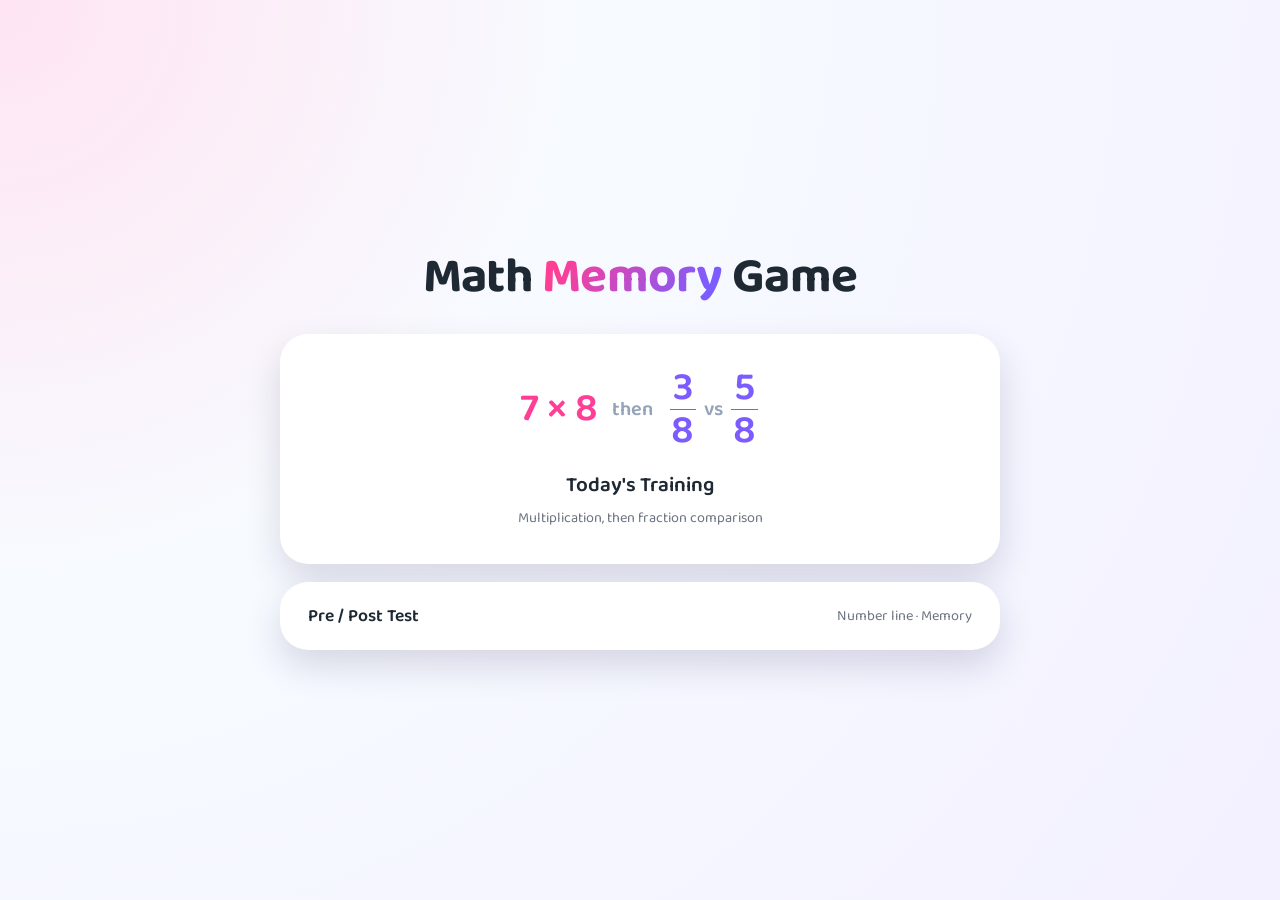
<file: index.html>
<!doctype html>
<html lang="en">
  <head>
    <meta charset="utf-8" />
    <meta name="viewport" content="width=device-width, initial-scale=1" />
    <title>Math Memory Game</title>
    <link rel="preconnect" href="https://fonts.googleapis.com" />
    <link rel="preconnect" href="https://fonts.gstatic.com" crossorigin />
    <link
      href="https://fonts.googleapis.com/css2?family=Baloo+2:wght@400;500;600;700&display=swap"
      rel="stylesheet"
    />
    <link rel="stylesheet" href="./styles.css" />
    <link rel="stylesheet" href="./landing.css" />
  </head>
  <body>
    <main class="home">
      <h1 class="home-title">Math <span class="grad">Memory</span> Game</h1>

      <nav class="home-tasks">
        <a class="tile tile--train tile--hero" href="./training.html">
          <span class="tile-art" aria-hidden="true">
            <span class="tile-art-mult">7 × 8</span>
            <span class="tile-vs">then</span>
            <span class="tile-art-frac">
              <span class="frac"><span class="n">3</span><span class="d">8</span></span>
              <span class="tile-vs">vs</span>
              <span class="frac"><span class="n">5</span><span class="d">8</span></span>
            </span>
          </span>
          <span class="tile-name">Today's Training</span>
          <span class="tile-meta">Multiplication, then fraction comparison</span>
        </a>

        <a class="tile tile--test tile--wide" href="./test.html">
          <span class="tile-name">Pre / Post Test</span>
          <span class="tile-meta">Number line · Memory</span>
        </a>
      </nav>
    </main>
  </body>
</html>
</file>
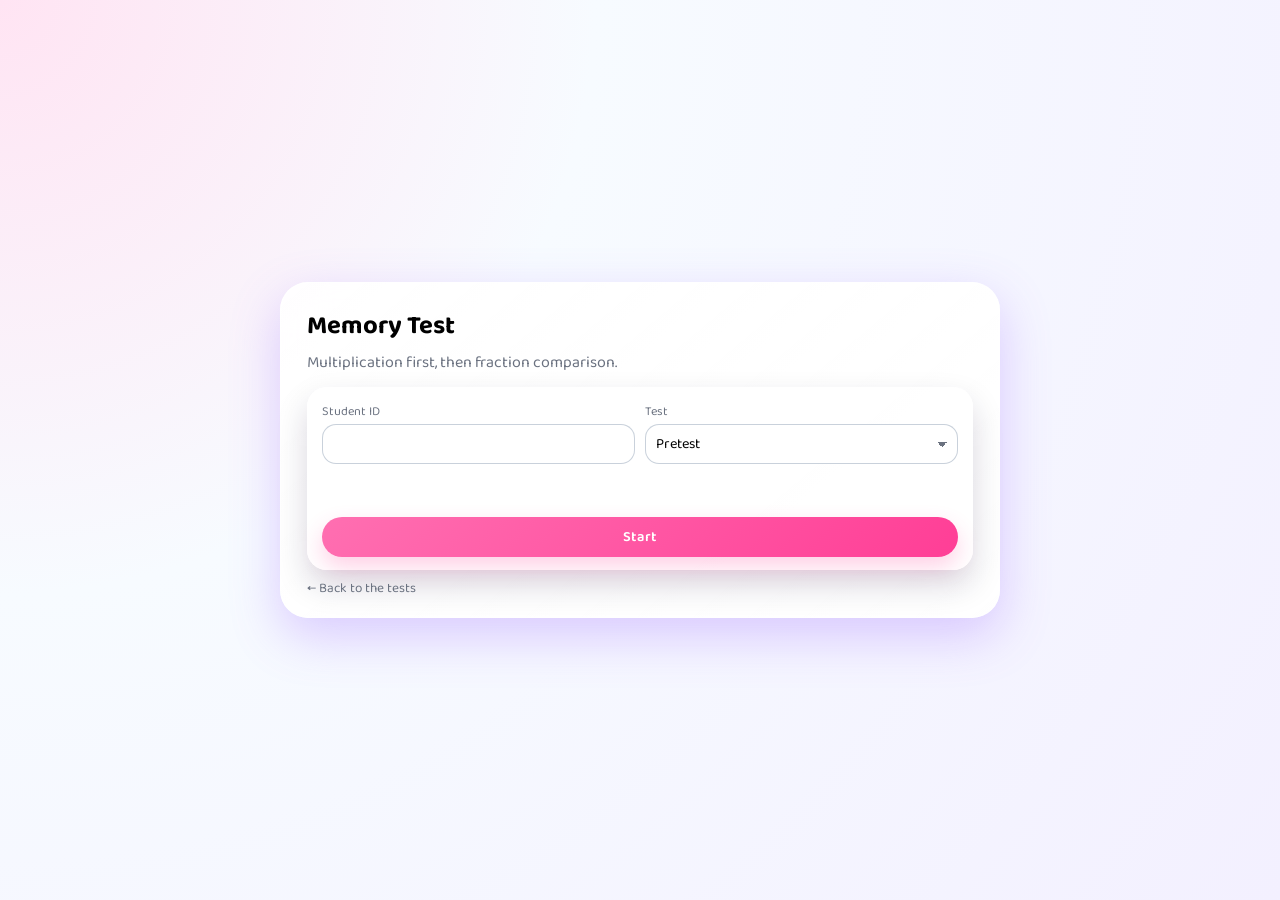
<file: memory-test.html>
<!doctype html>
<html lang="en">
  <head>
    <meta charset="utf-8" />
    <meta name="viewport" content="width=device-width, initial-scale=1" />
    <title>Memory Test</title>
    <link rel="preconnect" href="https://fonts.googleapis.com" />
    <link rel="preconnect" href="https://fonts.gstatic.com" crossorigin />
    <link
      href="https://fonts.googleapis.com/css2?family=Baloo+2:wght@400;500;600;700&display=swap"
      rel="stylesheet"
    />
    <link rel="stylesheet" href="./styles.css" />
    <link rel="stylesheet" href="./task.css" />
  </head>
  <body>
    <div class="app-shell task-shell tone-mult" id="shell">
      <!-- Setup -->
      <section class="screen is-visible" id="screen-setup">
        <header class="screen-header">
          <h1 class="title">Memory Test</h1>
          <p class="subtitle">Multiplication first, then fraction comparison.</p>
        </header>

        <div class="card">
          <div class="field-row">
            <div class="field">
              <label class="label" for="student-id">Student ID</label>
              <input id="student-id" class="input" type="text" maxlength="32" />
            </div>
            <div class="field">
              <label class="label" for="test-point">Test</label>
              <select id="test-point" class="input">
                <option value="pre">Pretest</option>
                <option value="post">Posttest</option>
              </select>
            </div>
          </div>

          <p id="setup-error" class="feedback is-no"></p>
          <button id="btn-start" class="btn primary wide">Start</button>
        </div>

        <p class="upload-status" id="pending-note"></p>
        <p class="note"><a class="back-link" href="./test.html">← Back to the tests</a></p>
      </section>

      <!-- Between parts -->
      <section class="screen" id="screen-bridge">
        <header class="screen-header">
          <h2 class="title-sm" id="bridge-title"></h2>
        </header>
        <div class="card">
          <p id="bridge-text" class="bridge-text"></p>
          <button id="btn-bridge" class="btn primary wide"></button>
        </div>
      </section>

      <!-- Practice and test sets -->
      <section class="screen" id="screen-task">
        <header class="screen-header row">
          <div>
            <h2 class="title-sm" id="task-label"></h2>
            <p class="subtitle" id="task-subtitle"></p>
          </div>
          <div class="header-meta">
            <span class="pill-flat" id="span-readout"></span>
          </div>
        </header>

        <div class="card phase" id="phase-solve">
          <p class="phase-label" id="solve-progress"></p>
          <p class="problem-line" id="solve-prompt"></p>
          <div class="choice-row" id="solve-choices"></div>
          <p class="feedback" id="solve-feedback"></p>
          <p class="guidance" id="solve-guidance" hidden></p>
          <button class="btn primary" id="btn-solve-next" hidden>Next</button>
        </div>

        <div class="card phase" id="phase-recall">
          <p class="phase-label">Recall</p>
          <p class="prompt-sm" id="recall-instruction"></p>
          <div class="slots" id="recall-slots"></div>
          <div class="recall-options" id="recall-options"></div>
          <button class="btn ghost small" id="btn-recall-undo">Undo last</button>
          <p class="guidance" id="recall-guidance" hidden></p>
          <button class="btn primary" id="btn-recall-next" hidden>Next</button>
        </div>

        <div class="card phase" id="phase-pause">
          <p class="prompt">Get ready…</p>
        </div>
      </section>

      <!-- Summary -->
      <section class="screen" id="screen-summary">
        <header class="screen-header">
          <h2 class="title-sm">All done</h2>
          <p class="subtitle">Thank you!</p>
        </header>

        <div class="stat-row stat-row--two">
          <div class="card stat">
            <p class="stat-k">Multiplication · highest span</p>
            <p class="stat-v" id="summary-mult-span">—</p>
            <p class="stat-d" id="summary-mult-detail"></p>
          </div>
          <div class="card stat">
            <p class="stat-k">Fractions · highest span</p>
            <p class="stat-v" id="summary-frac-span">—</p>
            <p class="stat-d" id="summary-frac-detail"></p>
          </div>
        </div>

        <div class="card">
          <p class="note" id="summary-meta"></p>
          <p class="upload-status" id="upload-status-mult"></p>
          <p class="upload-status" id="upload-status-frac"></p>
          <div class="button-row">
            <button id="btn-csv" class="btn primary">Download CSV</button>
            <button id="btn-restart" class="btn ghost">Next student</button>
          </div>
        </div>

        <p class="note"><a class="back-link" href="./test.html">← Back to the tests</a></p>
      </section>
    </div>

    <script src="./config.js"></script>
    <script src="./common.js"></script>
    <script src="./test-bank.js"></script>
    <script src="./memory-test.js"></script>
  </body>
</html>
</file>
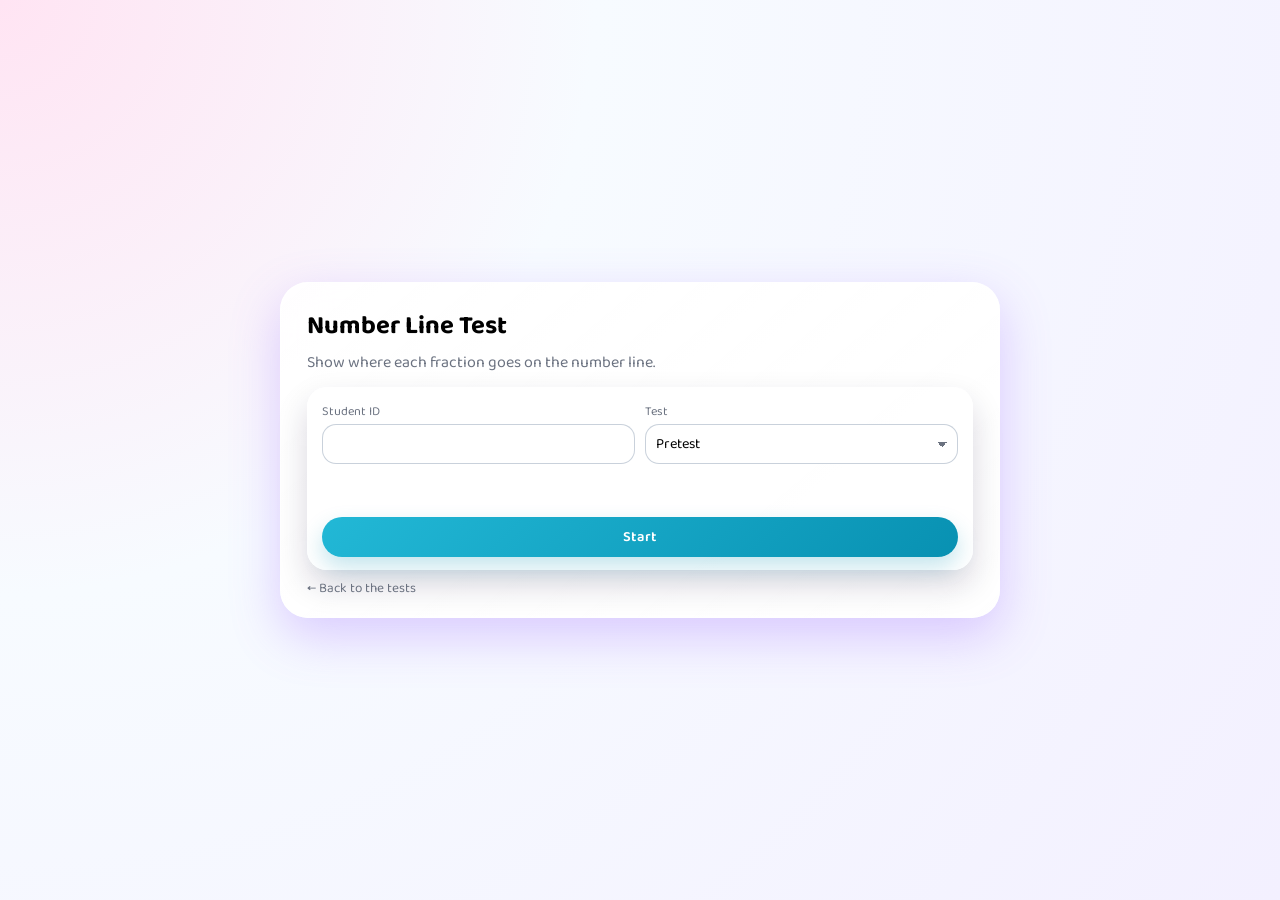
<file: numberline.html>
<!doctype html>
<html lang="en">
  <head>
    <meta charset="utf-8" />
    <meta name="viewport" content="width=device-width, initial-scale=1" />
    <title>Number Line Test</title>
    <link rel="preconnect" href="https://fonts.googleapis.com" />
    <link rel="preconnect" href="https://fonts.gstatic.com" crossorigin />
    <link
      href="https://fonts.googleapis.com/css2?family=Baloo+2:wght@400;500;600;700&display=swap"
      rel="stylesheet"
    />
    <link rel="stylesheet" href="./styles.css" />
    <link rel="stylesheet" href="./task.css" />
  </head>
  <body>
    <div class="app-shell task-shell tone-line">
      <!-- Setup -->
      <section class="screen is-visible" id="screen-setup">
        <header class="screen-header">
          <h1 class="title">Number Line Test</h1>
          <p class="subtitle">Show where each fraction goes on the number line.</p>
        </header>

        <div class="card">
          <div class="field-row">
            <div class="field">
              <label class="label" for="student-id">Student ID</label>
              <input id="student-id" class="input" type="text" maxlength="32" />
            </div>
            <div class="field">
              <label class="label" for="test-point">Test</label>
              <select id="test-point" class="input">
                <option value="pre">Pretest</option>
                <option value="post">Posttest</option>
              </select>
            </div>
          </div>

          <p id="setup-error" class="feedback is-no"></p>
          <button id="btn-start" class="btn primary wide">Start</button>
        </div>

        <p class="upload-status" id="pending-note"></p>
        <p class="note"><a class="back-link" href="./test.html">← Back to the tests</a></p>
      </section>

      <!-- Between blocks -->
      <section class="screen" id="screen-bridge">
        <header class="screen-header">
          <h2 class="title-sm" id="bridge-title"></h2>
        </header>
        <div class="card">
          <p id="bridge-text" class="bridge-text"></p>
          <button id="btn-bridge" class="btn primary wide"></button>
        </div>
      </section>

      <!-- Items -->
      <section class="screen" id="screen-item">
        <header class="screen-header row">
          <div>
            <h2 class="title-sm" id="item-label"></h2>
            <p class="subtitle">Tap the line where the fraction goes. Tap again to move your mark.</p>
          </div>
          <div class="header-meta">
            <span class="pill-flat" id="item-progress"></span>
          </div>
        </header>

        <div class="card nl-card">
          <p class="nl-fraction" id="nl-fraction"></p>

          <div class="nl" id="nl" tabindex="0" role="slider" aria-label="Number line"
               aria-valuemin="0" aria-valuemax="1">
            <div class="nl-track" id="nl-track">
              <div class="nl-line"></div>
              <div class="nl-tick nl-tick--start"></div>
              <div class="nl-tick nl-tick--end"></div>
              <div class="nl-mark" id="nl-mark" hidden></div>
            </div>
            <div class="nl-labels">
              <span>0</span>
              <span id="nl-max">1</span>
            </div>
          </div>

          <button class="btn primary" id="btn-next" disabled>Next</button>
        </div>
      </section>

      <!-- Summary -->
      <section class="screen" id="screen-summary">
        <header class="screen-header">
          <h2 class="title-sm">All done</h2>
          <p class="subtitle">Thank you!</p>
        </header>

        <div class="stat-row">
          <div class="card stat">
            <p class="stat-k">0–1 line · error</p>
            <p class="stat-v" id="summary-pae-01">—</p>
          </div>
          <div class="card stat">
            <p class="stat-k">0–2 line · error</p>
            <p class="stat-v" id="summary-pae-02">—</p>
          </div>
          <div class="card stat">
            <p class="stat-k">Overall · error</p>
            <p class="stat-v" id="summary-pae-all">—</p>
          </div>
        </div>

        <div class="card">
          <p class="note" id="summary-meta"></p>
          <p class="note">
            Error is the percent absolute error: how far each mark was from the true position, as a
            share of the line's length. Lower is better.
          </p>
          <p class="upload-status" id="upload-status"></p>
          <div class="button-row">
            <button id="btn-csv" class="btn primary">Download CSV</button>
            <button id="btn-restart" class="btn ghost">Next student</button>
          </div>
        </div>

        <p class="note"><a class="back-link" href="./test.html">← Back to the tests</a></p>
      </section>
    </div>

    <script src="./config.js"></script>
    <script src="./common.js"></script>
    <script src="./test-bank.js"></script>
    <script src="./numberline.js"></script>
  </body>
</html>
</file>
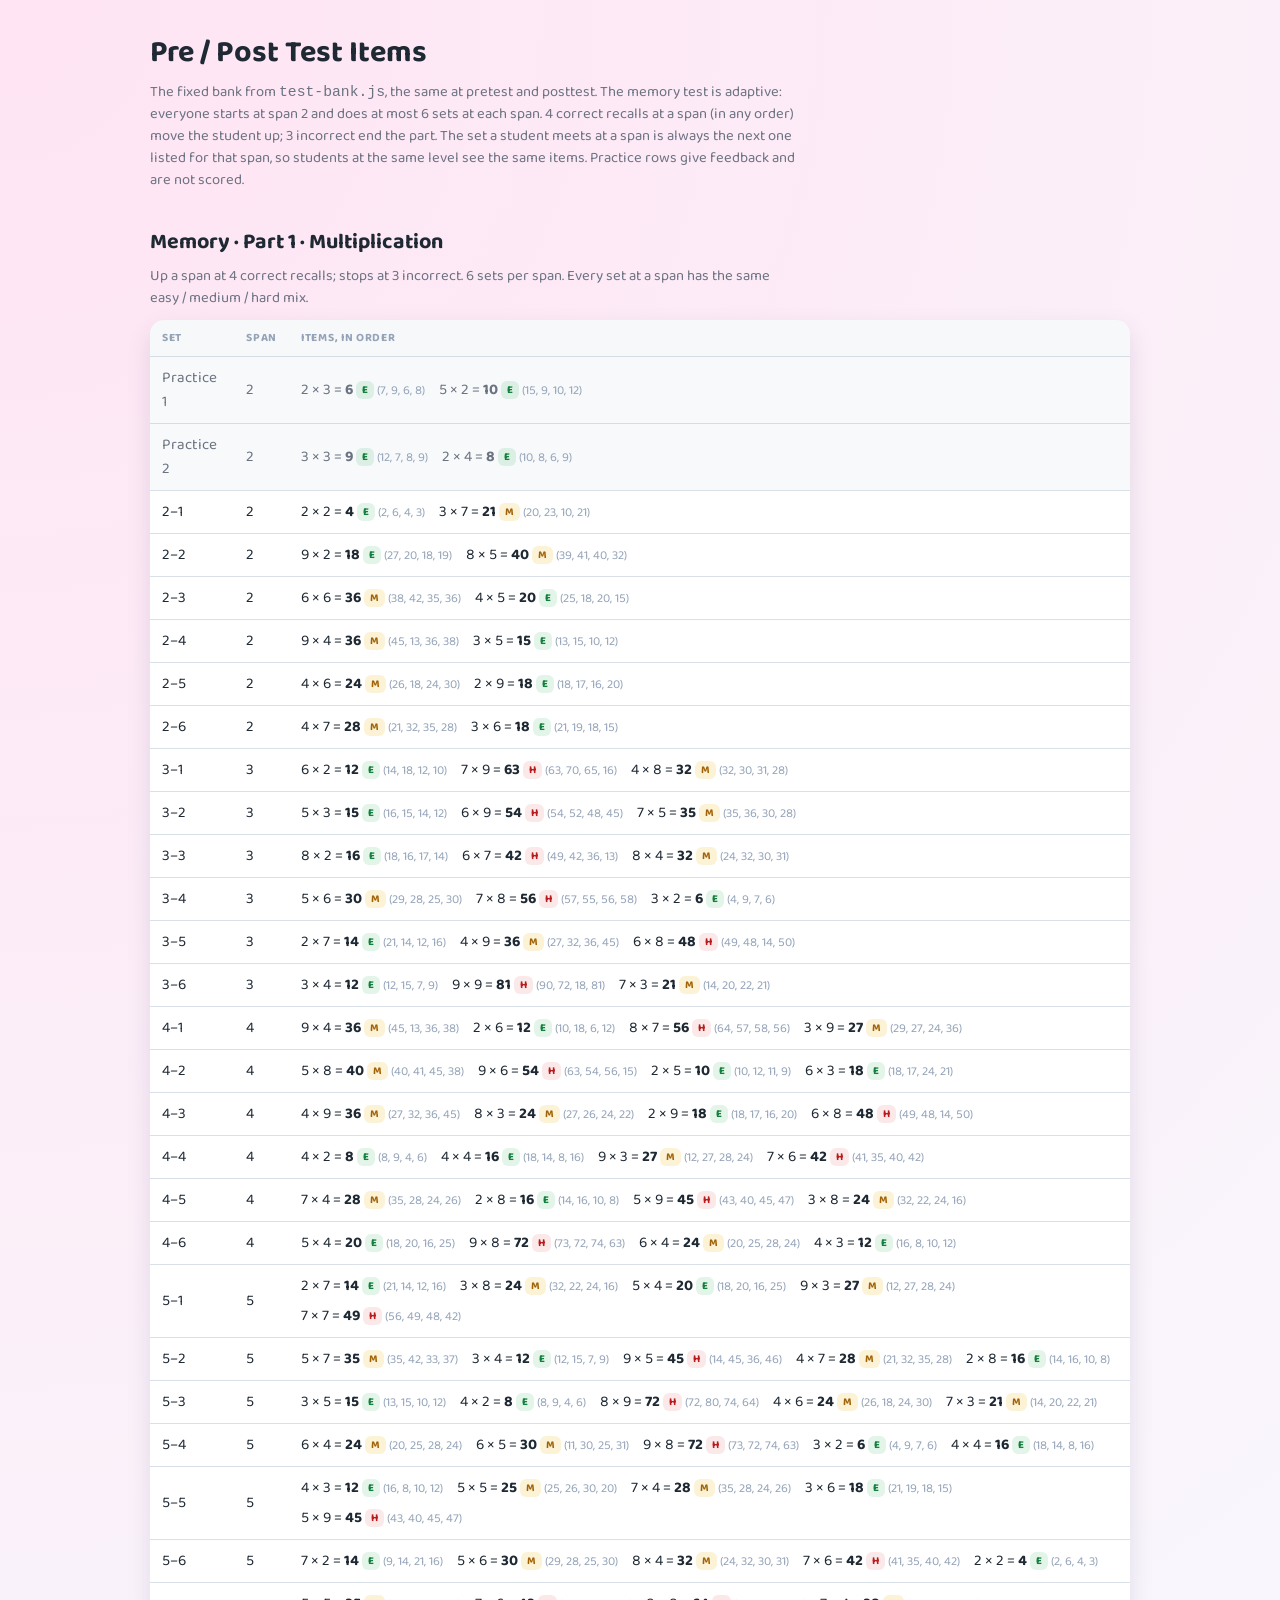
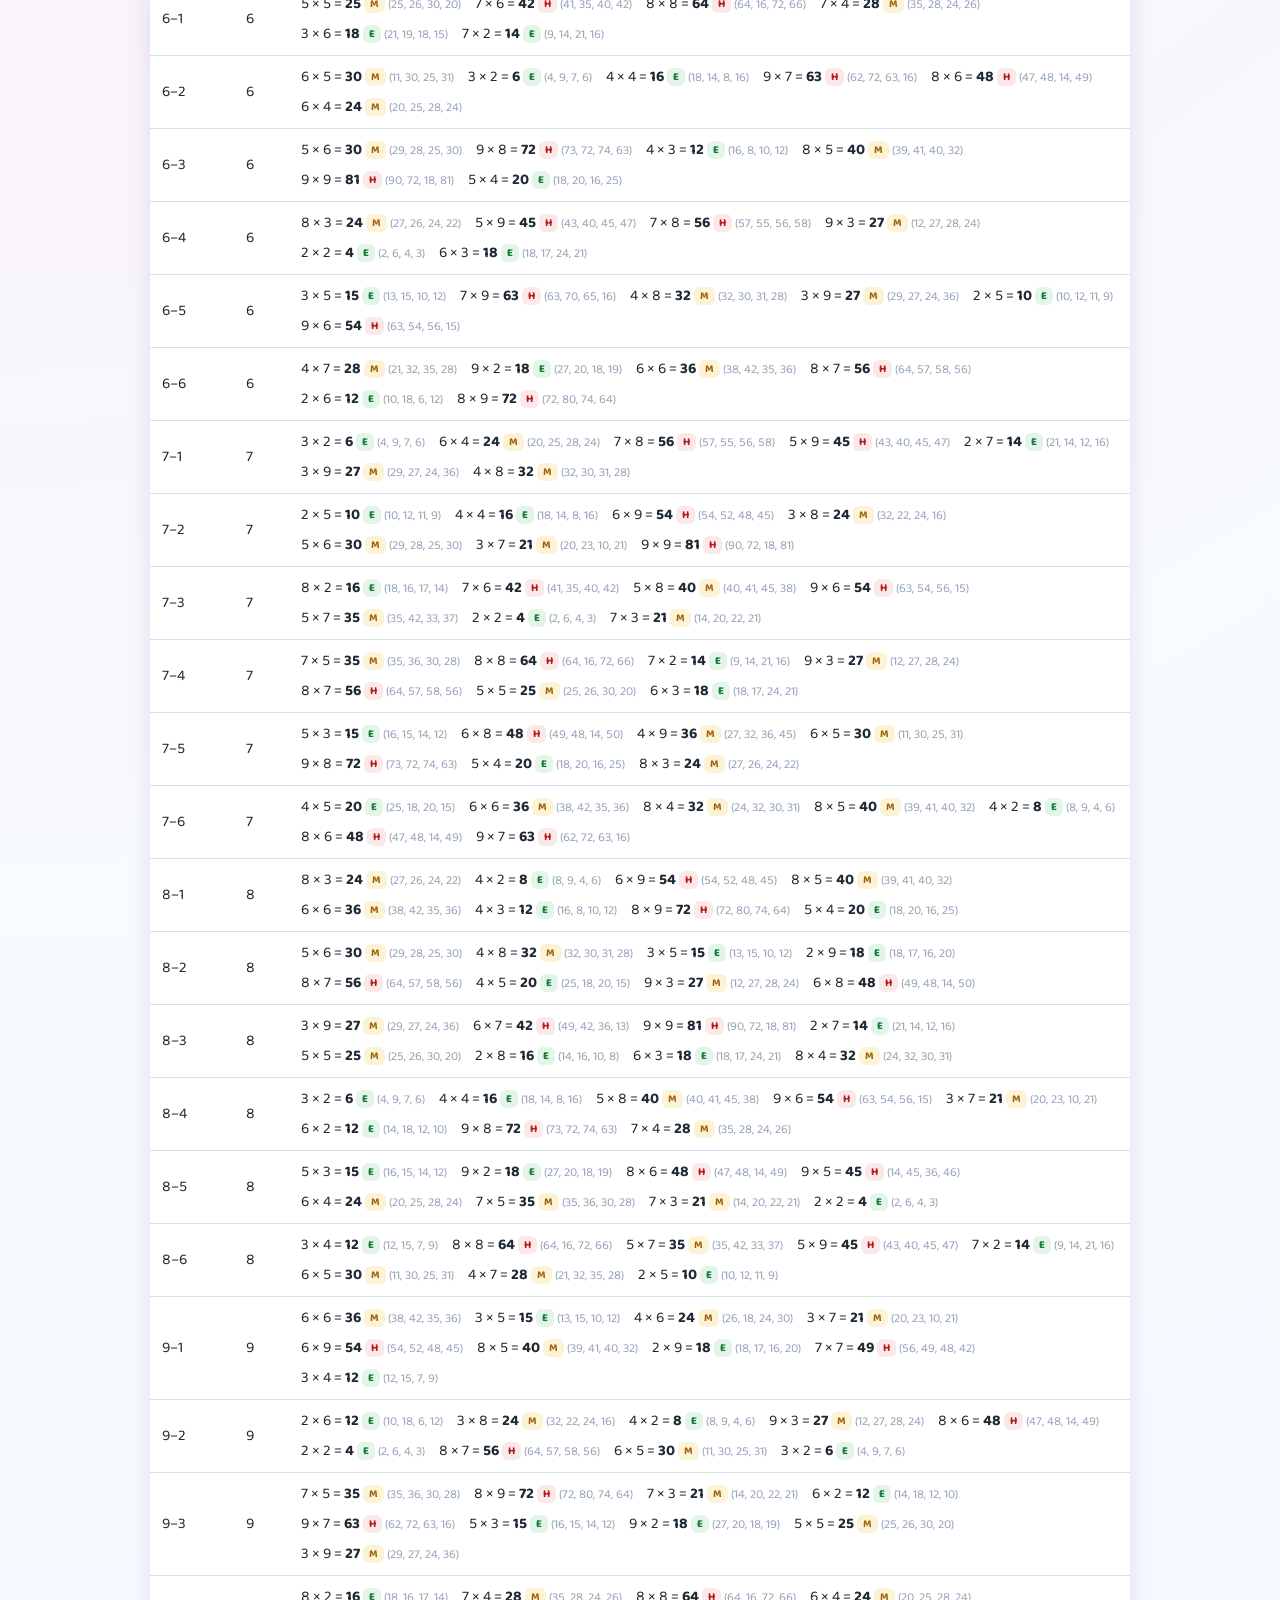
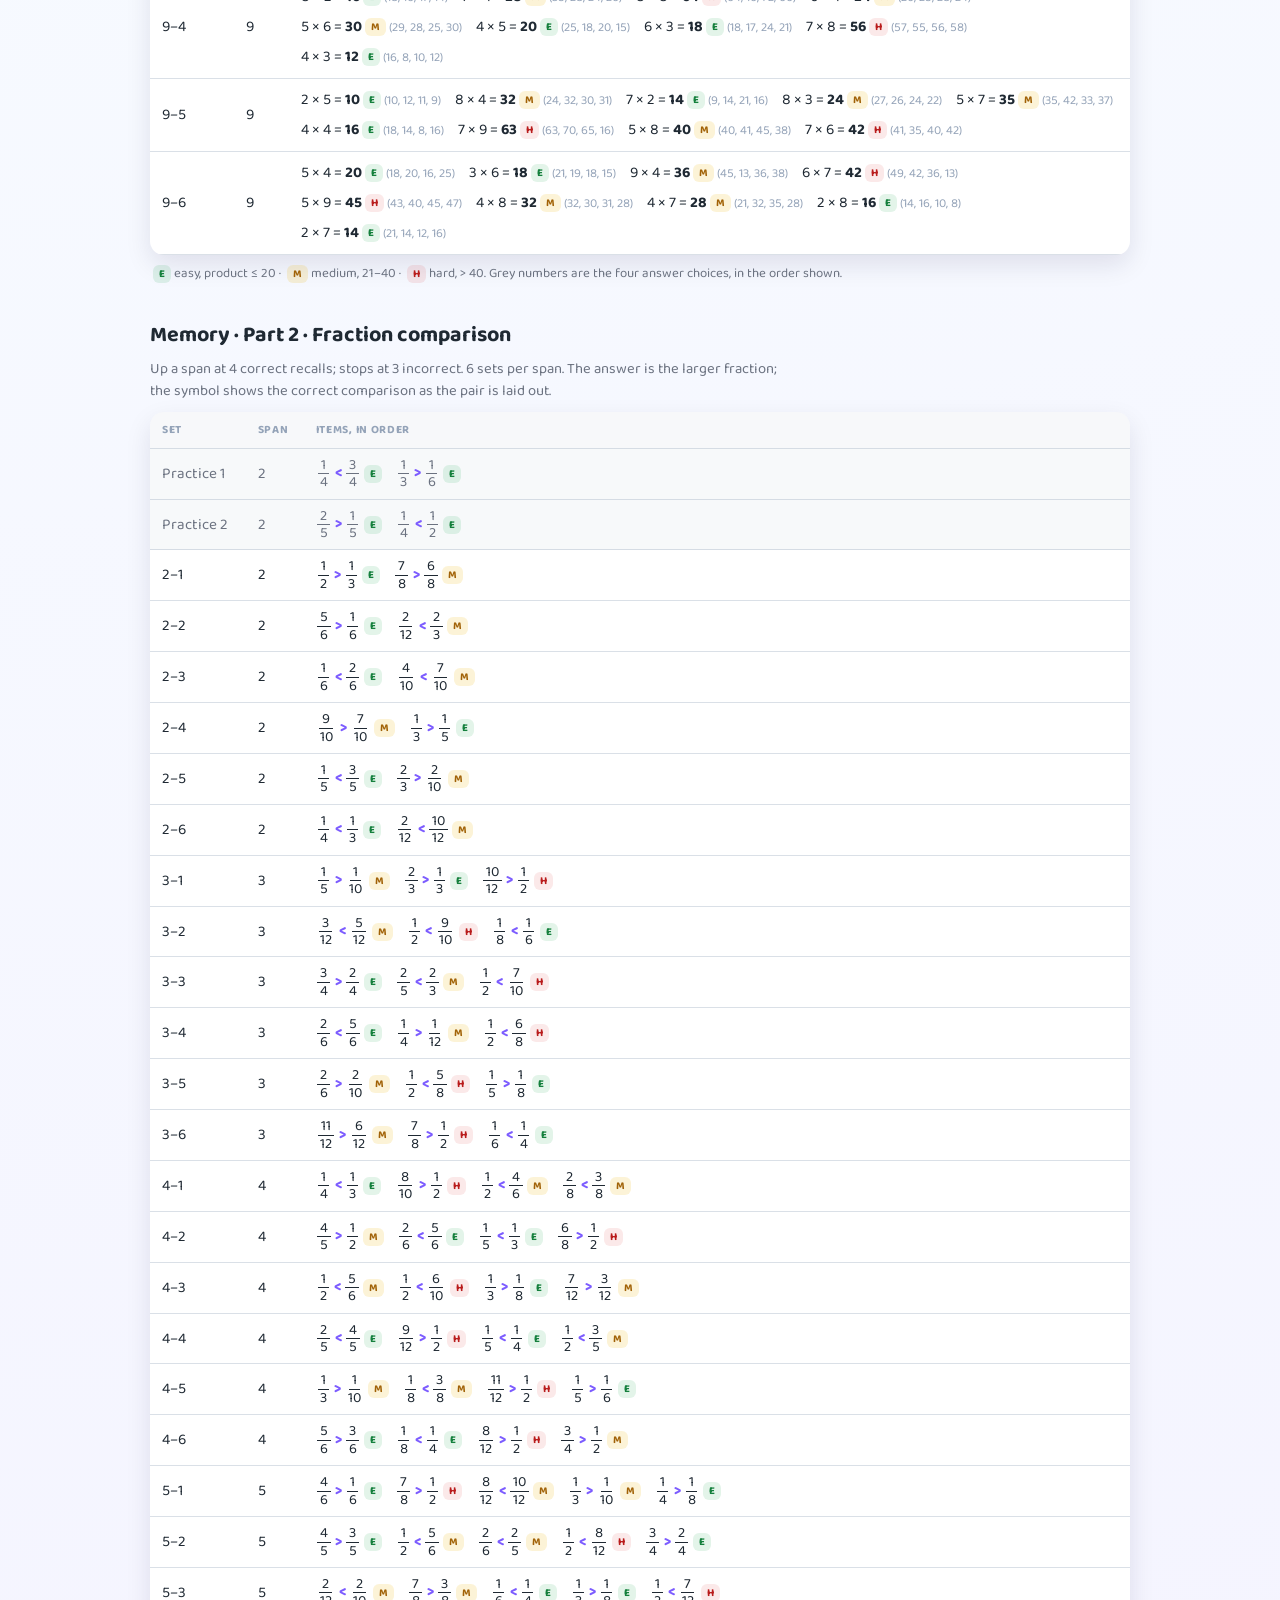
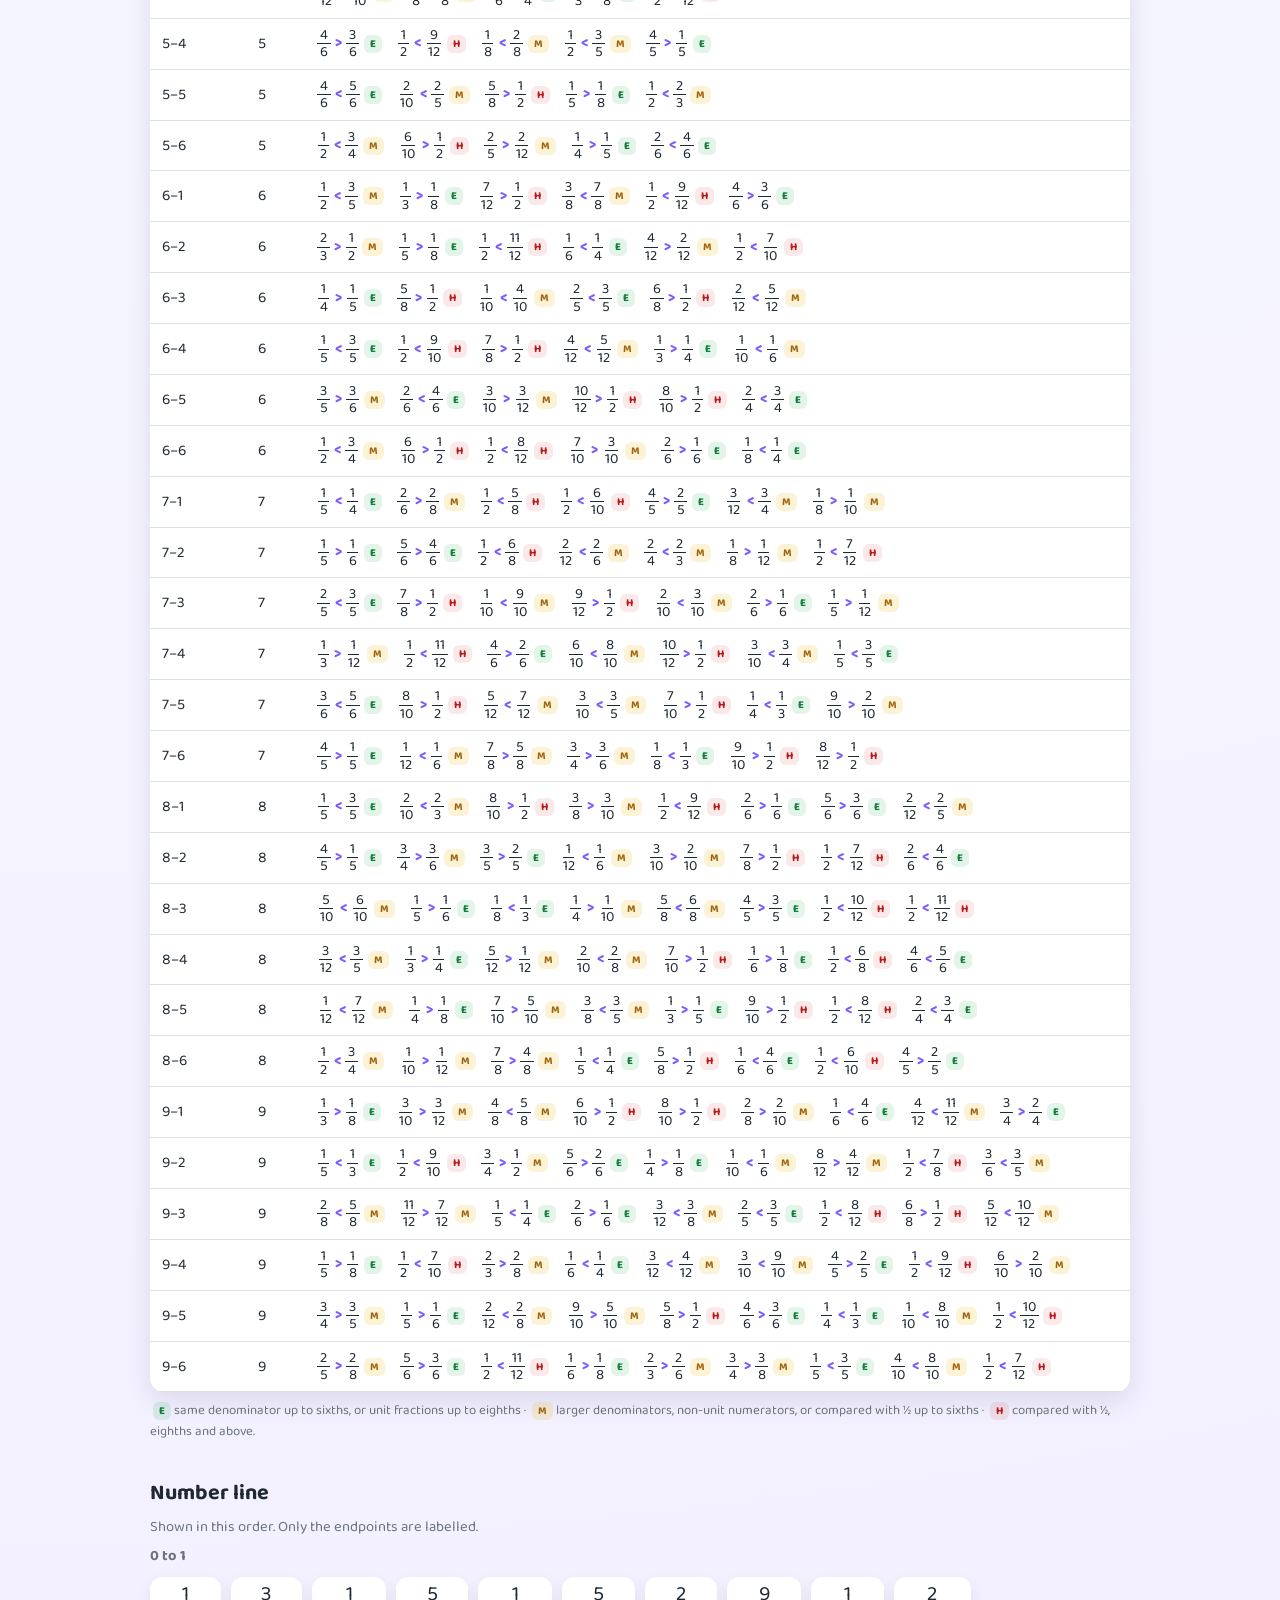
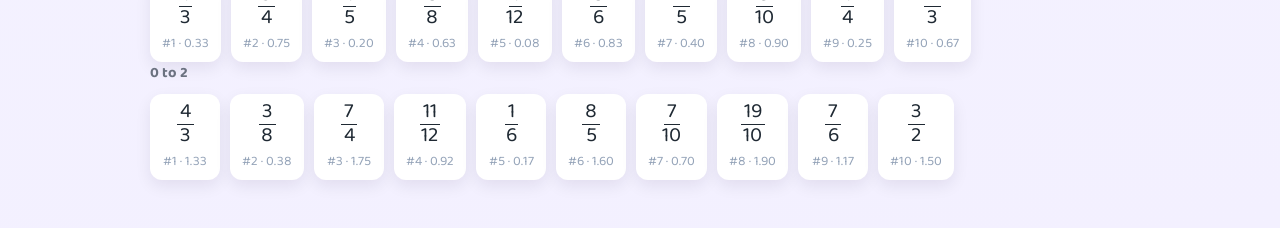
<file: test-items.html>
<!doctype html>
<html lang="en">
  <head>
    <meta charset="utf-8" />
    <meta name="viewport" content="width=device-width, initial-scale=1" />
    <title>Test Items</title>
    <link rel="preconnect" href="https://fonts.googleapis.com" />
    <link rel="preconnect" href="https://fonts.gstatic.com" crossorigin />
    <link
      href="https://fonts.googleapis.com/css2?family=Baloo+2:wght@400;500;600;700&display=swap"
      rel="stylesheet"
    />
    <link rel="stylesheet" href="./styles.css" />
    <style>
      body {
        display: block;
        padding: 28px 20px 48px;
        color: var(--text-main);
      }
      main {
        max-width: 980px;
        margin: 0 auto;
      }
      h1 {
        margin: 0 0 4px;
        font-size: 1.9rem;
      }
      h2 {
        margin: 34px 0 6px;
        font-size: 1.35rem;
      }
      .lede {
        margin: 0 0 6px;
        color: var(--text-soft);
        font-size: 0.92rem;
        line-height: 1.5;
        max-width: 72ch;
      }
      table {
        width: 100%;
        border-collapse: collapse;
        background: var(--surface);
        border-radius: 14px;
        overflow: hidden;
        box-shadow: 0 10px 26px rgba(22, 10, 56, 0.1);
        margin-top: 10px;
      }
      th,
      td {
        text-align: left;
        padding: 9px 12px;
        border-bottom: 1px solid var(--line);
        vertical-align: middle;
        font-size: 0.95rem;
      }
      th {
        font-size: 0.72rem;
        letter-spacing: 0.06em;
        text-transform: uppercase;
        color: var(--ink-faint);
        background: rgba(148, 163, 184, 0.08);
      }
      tr.practice td {
        background: rgba(148, 163, 184, 0.07);
        color: var(--text-soft);
      }
      .items {
        display: flex;
        flex-wrap: wrap;
        gap: 6px 14px;
      }
      .item {
        white-space: nowrap;
      }
      .item .frac {
        font-size: 0.95em;
      }
      .tag {
        display: inline-block;
        margin-left: 3px;
        padding: 0 6px;
        border-radius: 6px;
        font-size: 0.68rem;
        font-weight: 700;
        vertical-align: middle;
      }
      .t-E { background: rgba(22, 163, 74, 0.12); color: #15803d; }
      .t-M { background: rgba(234, 179, 8, 0.16); color: #a16207; }
      .t-H { background: rgba(220, 38, 38, 0.1); color: #b91c1c; }
      .sym {
        color: var(--frac);
        font-weight: 700;
        padding: 0 3px;
      }
      .opts {
        color: var(--ink-faint);
        font-size: 0.78rem;
      }
      .legend {
        margin-top: 8px;
        font-size: 0.82rem;
        color: var(--text-soft);
      }
      .nl-list {
        display: flex;
        flex-wrap: wrap;
        gap: 10px;
        margin-top: 10px;
      }
      .nl-item {
        background: var(--surface);
        border-radius: 12px;
        padding: 8px 12px;
        box-shadow: 0 6px 16px rgba(22, 10, 56, 0.08);
        text-align: center;
        min-width: 70px;
      }
      .nl-item .frac {
        font-size: 1.3rem;
      }
      .nl-item small {
        display: block;
        margin-top: 4px;
        color: var(--ink-faint);
      }
    </style>
  </head>
  <body>
    <main>
      <h1>Pre / Post Test Items</h1>
      <p class="lede">
        The fixed bank from <code>test-bank.js</code>, the same at pretest and posttest. The memory
        test is adaptive: everyone starts at span 2 and does at most 6 sets at each span. 4
        correct recalls at a span (in any order) move the student up; 3 incorrect end the part.
        The set a student meets at a span is always the next one listed for that span, so
        students at the same level see the same items. Practice rows give feedback and are not
        scored.
      </p>

      <h2>Memory · Part 1 · Multiplication</h2>
      <p class="lede">
        Up a span at 4 correct recalls; stops at 3 incorrect. 6 sets per span. Every set at a span
        has the same easy / medium / hard mix.
      </p>
      <table id="mult"></table>
      <p class="legend">
        <span class="tag t-E">E</span> easy, product ≤ 20 ·
        <span class="tag t-M">M</span> medium, 21–40 ·
        <span class="tag t-H">H</span> hard, &gt; 40. Grey numbers are the four answer choices, in
        the order shown.
      </p>

      <h2>Memory · Part 2 · Fraction comparison</h2>
      <p class="lede">
        Up a span at 4 correct recalls; stops at 3 incorrect. 6 sets per span. The answer is the
        larger fraction; the symbol shows the correct comparison as the pair is laid out.
      </p>
      <table id="frac"></table>
      <p class="legend">
        <span class="tag t-E">E</span> same denominator up to sixths, or unit fractions up to eighths ·
        <span class="tag t-M">M</span> larger denominators, non-unit numerators, or compared with ½
        up to sixths · <span class="tag t-H">H</span> compared with ½, eighths and above.
      </p>

      <h2>Number line</h2>
      <p class="lede">Shown in this order. Only the endpoints are labelled.</p>
      <div id="nl"></div>
    </main>

    <script src="./config.js"></script>
    <script src="./common.js"></script>
    <script src="./test-bank.js"></script>
    <script>
      function parse(text) {
        const p = text.split("/");
        return { n: Number(p[0]), d: Number(p[1]) };
      }

      function multTier(a, b) {
        const p = a * b;
        return p <= 20 ? "E" : p <= 40 ? "M" : "H";
      }

      function fracTier(type, left, right) {
        const larger = fracValue(left) > fracValue(right) ? left : right;
        const smaller = larger === left ? right : left;
        if (type === "vsHalf") return larger.d >= 8 ? "H" : "M";
        if (type === "sameDen") return larger.d <= 6 ? "E" : "M";
        return larger.n === 1 && smaller.d <= 8 ? "E" : "M";
      }

      function tag(t) {
        return '<span class="tag t-' + t + '">' + t + "</span>";
      }

      function multRow(label, span, items, practice) {
        return (
          '<tr class="' + (practice ? "practice" : "") + '"><td>' + label + "</td><td>" + span +
          '</td><td><div class="items">' +
          items
            .map(function (x) {
              return (
                '<span class="item">' + x[0] + " × " + x[1] + " = <strong>" + x[0] * x[1] +
                "</strong>" + tag(multTier(x[0], x[1])) + ' <span class="opts">(' +
                x[2].join(", ") + ")</span></span>"
              );
            })
            .join("") +
          "</div></td></tr>"
        );
      }

      function fracRow(label, span, items, practice) {
        const typeName = { sameDen: "same denominator", sameNum: "same numerator", vsHalf: "vs ½" };
        return (
          '<tr class="' + (practice ? "practice" : "") + '"><td>' + label + "</td><td>" + span +
          '</td><td><div class="items">' +
          items
            .map(function (raw) {
              const l = parse(raw[1]);
              const r = parse(raw[2]);
              const sym = fracValue(l) > fracValue(r) ? "&gt;" : "&lt;";
              return (
                '<span class="item" title="' + typeName[raw[0]] + '">' + fracHtml(l) +
                '<span class="sym">' + sym + "</span>" + fracHtml(r) + tag(fracTier(raw[0], l, r)) +
                "</span>"
              );
            })
            .join("") +
          "</div></td></tr>"
        );
      }

      const head = "<tr><th>Set</th><th>Span</th><th>Items, in order</th></tr>";

      /* one row per set, labelled span-set, grouped by span */
      function levelRows(levels, rowFn) {
        return levels
          .map(function (lvl) {
            return lvl.sets
              .map(function (items, i) {
                return rowFn(lvl.span + "–" + (i + 1), lvl.span, items, false);
              })
              .join("");
          })
          .join("");
      }

      const m = TEST_BANK.multiplication;
      document.getElementById("mult").innerHTML =
        head +
        m.practice.map(function (s, i) { return multRow("Practice " + (i + 1), s.length, s, true); }).join("") +
        levelRows(m.levels, multRow);

      const f = TEST_BANK.fraction;
      document.getElementById("frac").innerHTML =
        head +
        f.practice.map(function (s, i) { return fracRow("Practice " + (i + 1), s.length, s, true); }).join("") +
        levelRows(f.levels, fracRow);

      document.getElementById("nl").innerHTML = TEST_BANK.numberLine
        .map(function (block) {
          return (
            '<p class="lede"><strong>0 to ' + block.max + "</strong></p>" +
            '<div class="nl-list">' +
            block.items
              .map(function (text, i) {
                const v = fracValue(parse(text));
                return (
                  '<div class="nl-item">' + fracHtml(parse(text)) + "<small>#" + (i + 1) + " · " +
                  v.toFixed(2) + "</small></div>"
                );
              })
              .join("") +
            "</div>"
          );
        })
        .join("");
    </script>
  </body>
</html>
</file>
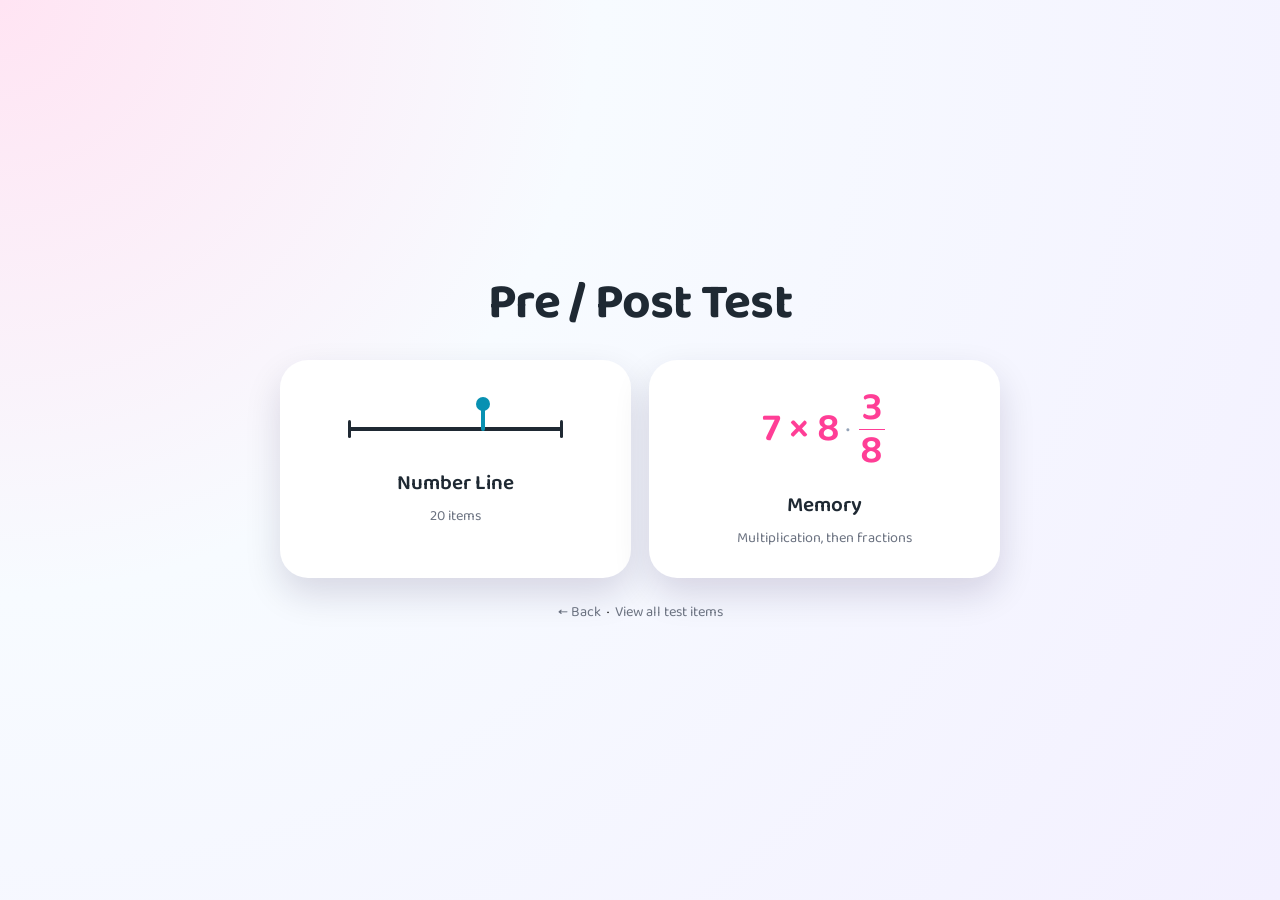
<file: test.html>
<!doctype html>
<html lang="en">
  <head>
    <meta charset="utf-8" />
    <meta name="viewport" content="width=device-width, initial-scale=1" />
    <title>Pre / Post Test</title>
    <link rel="preconnect" href="https://fonts.googleapis.com" />
    <link rel="preconnect" href="https://fonts.gstatic.com" crossorigin />
    <link
      href="https://fonts.googleapis.com/css2?family=Baloo+2:wght@400;500;600;700&display=swap"
      rel="stylesheet"
    />
    <link rel="stylesheet" href="./styles.css" />
    <link rel="stylesheet" href="./landing.css" />
  </head>
  <body>
    <main class="home">
      <h1 class="home-title">Pre / Post Test</h1>

      <nav class="home-tasks">
        <a class="tile tile--line" href="./numberline.html">
          <span class="tile-art tile-art--line" aria-hidden="true">
            <span class="mini-line"><span class="mini-mark"></span></span>
          </span>
          <span class="tile-name">Number Line</span>
          <span class="tile-meta">20 items</span>
        </a>

        <a class="tile tile--mult" href="./memory-test.html">
          <span class="tile-art" aria-hidden="true">
            7 × 8
            <span class="tile-vs">·</span>
            <span class="frac tile-frac"><span class="n">3</span><span class="d">8</span></span>
          </span>
          <span class="tile-name">Memory</span>
          <span class="tile-meta">Multiplication, then fractions</span>
        </a>
      </nav>

      <p class="home-back">
        <a class="back-link" href="./index.html">← Back</a>
        &nbsp;·&nbsp;
        <a class="back-link" href="./test-items.html">View all test items</a>
      </p>
    </main>
  </body>
</html>
</file>
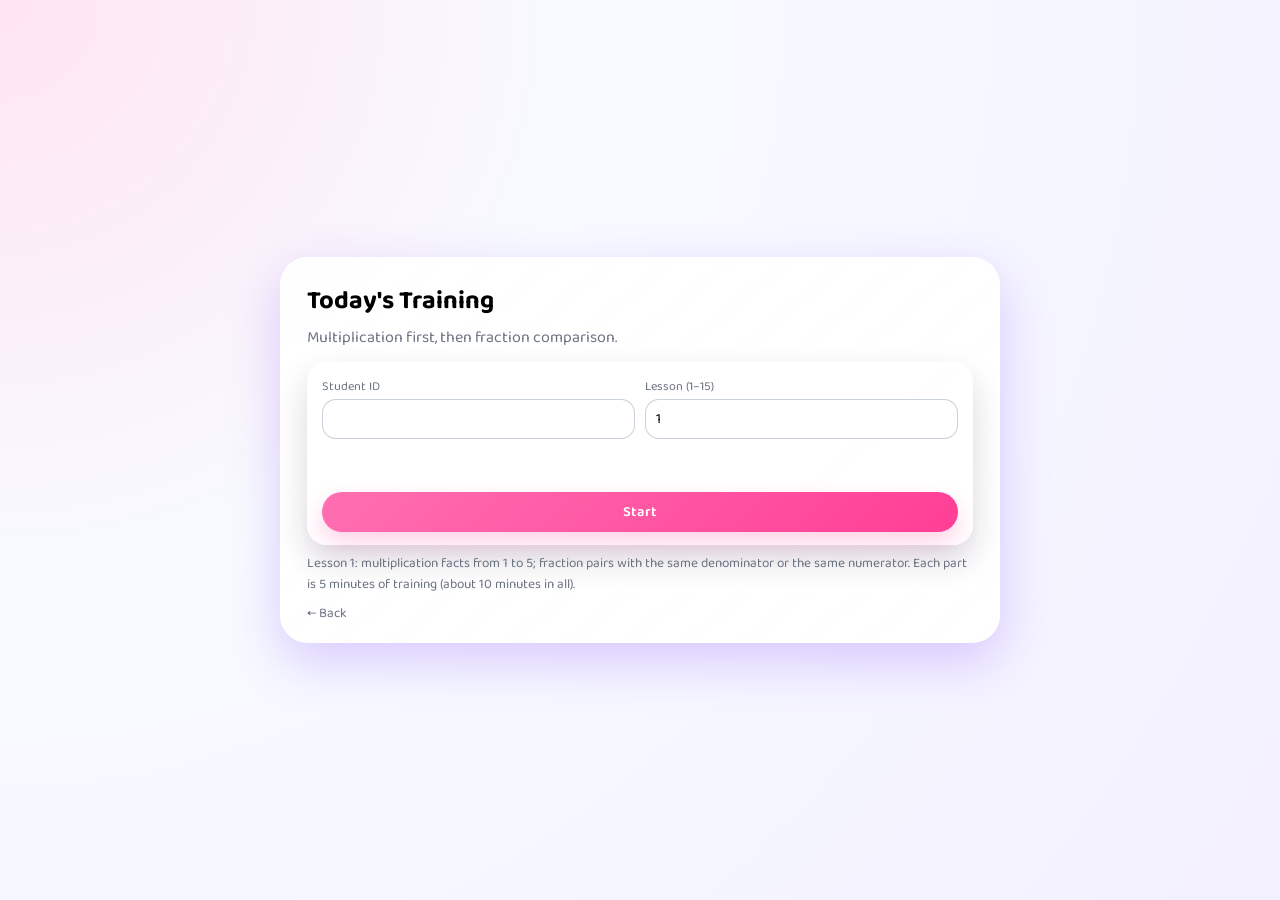
<file: training.html>
<!doctype html>
<html lang="en">
  <head>
    <meta charset="utf-8" />
    <meta name="viewport" content="width=device-width, initial-scale=1" />
    <title>Today's Training</title>
    <link rel="preconnect" href="https://fonts.googleapis.com" />
    <link rel="preconnect" href="https://fonts.gstatic.com" crossorigin />
    <link
      href="https://fonts.googleapis.com/css2?family=Baloo+2:wght@400;500;600;700&display=swap"
      rel="stylesheet"
    />
    <link rel="stylesheet" href="./styles.css" />
    <link rel="stylesheet" href="./task.css" />
  </head>
  <body>
    <div class="app-shell task-shell tone-mult" id="shell">
      <!-- Setup -->
      <section class="screen is-visible" id="screen-setup">
        <header class="screen-header">
          <h1 class="title">Today's Training</h1>
          <p class="subtitle">Multiplication first, then fraction comparison.</p>
        </header>

        <div class="card">
          <div class="field-row">
            <div class="field">
              <label class="label" for="student-id">Student ID</label>
              <input id="student-id" class="input" type="text" maxlength="32" />
            </div>
            <div class="field">
              <label class="label" for="lesson">Lesson (1–15)</label>
              <input id="lesson" class="input" type="number" min="1" max="15" value="1" />
            </div>
          </div>

          <p id="setup-error" class="feedback is-no"></p>
          <button id="btn-start" class="btn primary wide">Start</button>
        </div>

        <p id="setup-hint" class="note"></p>
        <p class="upload-status" id="pending-note"></p>
        <p class="note"><a class="back-link" href="./index.html">← Back</a></p>
      </section>

      <!-- Between parts -->
      <section class="screen" id="screen-bridge">
        <header class="screen-header">
          <h2 class="title-sm" id="bridge-title"></h2>
        </header>
        <div class="card">
          <p id="bridge-text" class="bridge-text"></p>
          <button id="btn-bridge" class="btn primary wide"></button>
        </div>
      </section>

      <!-- Training -->
      <section class="screen" id="screen-task">
        <header class="screen-header row">
          <div>
            <h2 class="title-sm" id="task-label"></h2>
            <p class="subtitle" id="task-subtitle"></p>
          </div>
          <div class="header-meta">
            <span class="pill-flat" id="span-readout"></span>
            <div class="timer-box">
              <span class="label">Time left</span>
              <span id="timer-value" class="timer-value">05:00</span>
            </div>
          </div>
        </header>

        <div class="card phase" id="phase-solve">
          <p class="phase-label" id="solve-progress"></p>
          <p class="problem-line" id="solve-prompt"></p>
          <div class="choice-row" id="solve-choices"></div>
          <p class="feedback" id="solve-feedback"></p>
        </div>

        <div class="card phase" id="phase-recall">
          <p class="phase-label">Recall</p>
          <p class="prompt-sm" id="recall-instruction"></p>
          <div class="slots" id="recall-slots"></div>
          <div class="recall-options" id="recall-options"></div>
          <button class="btn ghost small" id="btn-recall-undo">Undo last</button>
        </div>

        <div class="card phase" id="phase-review">
          <p class="phase-label">Correct answers</p>
          <div class="review-grid" id="review-grid"></div>
          <div class="review-bar"><span></span></div>
        </div>
      </section>

      <!-- Progress -->
      <section class="screen" id="screen-progress">
        <div class="cheer" id="cheer">
          <div class="confetti" id="confetti" aria-hidden="true"></div>
          <p class="cheer-emoji" id="cheer-emoji" aria-hidden="true"></p>
          <h2 class="cheer-title" id="cheer-title"></h2>
          <p class="cheer-text" id="cheer-text"></p>
        </div>

        <div class="progress-cards" id="progress-cards"></div>

        <div class="card">
          <p class="note" id="summary-meta"></p>
          <p class="upload-status" id="upload-status-mult"></p>
          <p class="upload-status" id="upload-status-frac"></p>
          <div class="button-row">
            <button id="btn-restart" class="btn primary">Next student</button>
            <button id="btn-csv" class="btn ghost">Download CSV</button>
          </div>
        </div>
      </section>
    </div>

    <script src="./config.js"></script>
    <script src="./common.js"></script>
    <script src="./training-items.js"></script>
    <script src="./progress-chart.js"></script>
    <script src="./training.js"></script>
  </body>
</html>
</file>
<file: styles.css>
:root {
  --bg: radial-gradient(circle at top left, #ffe4f3 0, #f7fbff 38%, #f3f0ff 100%);
  --surface: #ffffff;
  --surface-soft: rgba(255, 255, 255, 0.92);
  --accent: #ff6fb1;
  --accent-strong: #ff3e96;
  --accent-soft: rgba(255, 111, 177, 0.1);
  --accent-attention: #f97316;
  --text-main: #1f2933;
  --text-soft: #6b7280;
  --radius-lg: 28px;
  --radius-card: 20px;
  --shadow-soft: 0 18px 50px rgba(148, 93, 255, 0.3);
  --mult: #ff3e96;
  --mult-soft: rgba(255, 62, 150, 0.09);
  --frac: #7c5cff;
  --frac-soft: rgba(124, 92, 255, 0.09);
  --line-tone: #0891b2;
  --line: rgba(148, 163, 184, 0.34);
  --ink-faint: #94a3b8;
  --ok: #16a34a;
  --ok-soft: rgba(22, 163, 74, 0.1);
  --no: #dc2626;
  --no-soft: rgba(220, 38, 38, 0.08);
}

/* Stacked fraction, shared by the landing page and the fraction task. */

.frac {
  display: inline-flex;
  flex-direction: column;
  align-items: center;
  vertical-align: middle;
  line-height: 1;
  font-size: 0.82em;
  margin: 0 1px;
}

.frac .n {
  padding: 0 3px 1px;
  border-bottom: 1.5px solid currentColor;
}

.frac .d {
  padding: 1px 3px 0;
}

.vs {
  color: var(--ink-faint);
  font-size: 0.8em;
  padding: 0 2px;
}

.back-link {
  color: var(--text-soft);
  text-decoration: none;
}

.back-link:hover {
  color: var(--accent-strong);
}

*,
*::before,
*::after {
  box-sizing: border-box;
}

html,
body {
  margin: 0;
  padding: 0;
}

body {
  min-height: 100vh;
  display: flex;
  align-items: center;
  justify-content: center;
  padding: 20px;
  font-family: "Baloo 2", system-ui, -apple-system, BlinkMacSystemFont, "Segoe UI",
    sans-serif;
  background-image: var(--bg);
}

@media (max-width: 720px) {
  body {
    padding: 12px;
  }
}

.app-shell {
  max-width: 960px;
  width: 100%;
  background: linear-gradient(
      140deg,
      rgba(255, 255, 255, 0.9),
      rgba(255, 255, 255, 0.98)
    );
  border-radius: var(--radius-lg);
  border: 1px solid rgba(255, 255, 255, 0.95);
  box-shadow: var(--shadow-soft);
  padding: 18px 20px 16px;
  backdrop-filter: blur(22px);
}

@media (min-width: 900px) {
  .app-shell {
    padding: 22px 26px 18px;
  }
}

.screen {
  display: none;
}

.screen.is-visible {
  display: block;
}

.screen-header {
  margin-bottom: 12px;
}

.screen-header.row {
  display: flex;
  justify-content: space-between;
  gap: 10px;
  align-items: flex-start;
}

@media (max-width: 720px) {
  .screen-header.row {
    flex-direction: column;
  }
}

.title {
  margin: 0 0 4px;
  font-size: 1.6rem;
}

.title-sm {
  margin: 0 0 4px;
  font-size: 1.25rem;
}

.subtitle {
  margin: 0;
  font-size: 0.9rem;
  color: var(--text-soft);
}

.note {
  margin: 8px 0 0;
  font-size: 0.84rem;
  color: var(--text-soft);
}

.card {
  border-radius: var(--radius-card);
  background: var(--surface-soft);
  padding: 14px 14px 12px;
  border: 1px solid rgba(255, 255, 255, 0.95);
  box-shadow: 0 15px 32px rgba(22, 10, 56, 0.16);
}

.card.center {
  display: flex;
  flex-direction: column;
  align-items: center;
  text-align: center;
}

.field {
  margin-bottom: 8px;
}

.label {
  display: block;
  font-size: 0.78rem;
  color: var(--text-soft);
  margin-bottom: 2px;
}

.input {
  width: 100%;
  border-radius: 14px;
  border: 1px solid rgba(148, 163, 184, 0.5);
  padding: 7px 10px;
  font-family: inherit;
  font-size: 0.9rem;
  background: #ffffff;
}

.input:focus {
  outline: none;
  border-color: var(--accent);
  box-shadow: 0 0 0 1px rgba(255, 111, 177, 0.4);
}

.answer-input {
  max-width: 120px;
  text-align: center;
  font-size: 1rem;
}

.btn {
  border-radius: 999px;
  border: none;
  padding: 8px 18px;
  font-size: 0.9rem;
  font-weight: 600;
  font-family: inherit;
  cursor: pointer;
  transition: transform 0.12s ease-out, box-shadow 0.12s ease-out,
    background 0.15s ease-out, color 0.15s ease-out;
}

.btn.primary {
  background: linear-gradient(135deg, var(--accent), var(--accent-strong));
  color: #ffffff;
  box-shadow: 0 10px 22px rgba(255, 111, 177, 0.5);
}

.btn.ghost {
  background: transparent;
  color: var(--text-soft);
  border: 1px solid rgba(148, 163, 184, 0.6);
}

.btn.wide {
  width: 100%;
}

.btn:hover {
  transform: translateY(-1px);
  box-shadow: 0 8px 18px rgba(0, 0, 0, 0.18);
}

.btn:active {
  transform: translateY(0);
  box-shadow: none;
}

.timer-box {
  border-radius: 999px;
  padding: 6px 12px;
  background: rgba(255, 255, 255, 0.9);
  border: 1px solid rgba(255, 255, 255, 0.95);
  display: inline-flex;
  flex-direction: column;
  align-items: flex-start;
  min-width: 86px;
}

.timer-box .label {
  font-size: 0.7rem;
  margin-bottom: 2px;
}

.timer-value {
  font-weight: 700;
  font-size: 0.98rem;
}

.problem {
  font-size: 1.8rem;
  margin-bottom: 10px;
}

.answer-row {
  display: flex;
  gap: 8px;
  align-items: center;
  justify-content: center;
  margin-bottom: 8px;
}

.feedback {
  font-size: 0.9rem;
  min-height: 1.1em;
}

.attention-feedback {
  font-size: 0.86rem;
  color: var(--accent-attention);
  min-height: 1.1em;
}

.stats {
  font-size: 0.8rem;
  color: var(--text-soft);
  margin-top: 4px;
}

.options-row {
  display: flex;
  flex-wrap: wrap;
  gap: 8px;
  margin-top: 8px;
}

.option-btn {
  border-radius: 999px;
  border: 1px solid rgba(148, 163, 184, 0.7);
  padding: 6px 14px;
  background: #ffffff;
  font-size: 0.98rem;
  cursor: pointer;
  transition: transform 0.1s ease-out, background 0.12s ease-out,
    box-shadow 0.12s ease-out, border-color 0.12s ease-out;
}

.option-btn:hover {
  transform: translateY(-1px);
  background: var(--accent-soft);
  box-shadow: 0 8px 16px rgba(0, 0, 0, 0.12);
}

.option-btn:active {
  transform: translateY(0);
  box-shadow: none;
}

.option-btn.is-selected {
  background: var(--accent);
  color: #ffffff;
  border-color: var(--accent-strong);
}
</file>
<file: landing.css>
/* Home page: a title and the two task entry points. */

.home {
  width: 100%;
  max-width: 760px;
  margin: 0 auto;
  padding: 24px 20px;
  text-align: center;
}

.home-title {
  margin: 0 0 28px;
  font-size: clamp(2rem, 5.5vw, 3.1rem);
  line-height: 1.12;
  letter-spacing: -0.015em;
  color: var(--text-main);
}

.home-title .grad {
  background: linear-gradient(120deg, var(--mult) 15%, var(--frac) 85%);
  -webkit-background-clip: text;
  background-clip: text;
  color: transparent;
}

.home-tasks {
  display: grid;
  grid-template-columns: repeat(2, 1fr);
  gap: 18px;
}

@media (max-width: 640px) {
  .home-tasks {
    grid-template-columns: 1fr;
  }
}

.tile {
  --tone: var(--accent-strong);
  --tone-edge: rgba(255, 62, 150, 0.3);
  display: flex;
  flex-direction: column;
  align-items: center;
  justify-content: center;
  gap: 4px;
  min-height: 210px;
  padding: 26px 20px;
  border-radius: var(--radius-lg);
  border: 2px solid transparent;
  background: var(--surface);
  box-shadow: 0 16px 36px rgba(22, 10, 56, 0.14);
  text-decoration: none;
  color: var(--text-main);
  transition: transform 0.14s ease-out, box-shadow 0.14s ease-out,
    border-color 0.14s ease-out;
}

.tile--mult {
  --tone: var(--mult);
  --tone-edge: rgba(255, 62, 150, 0.3);
}

.tile--frac {
  --tone: var(--frac);
  --tone-edge: rgba(124, 92, 255, 0.3);
}

.tile--line {
  --tone: var(--line-tone);
  --tone-edge: rgba(8, 145, 178, 0.3);
}

/* The test entry is for the researcher, not the student, so it sits below the
 * two training tiles as a quieter full-width bar. */
.tile--test {
  --tone: var(--text-main);
  --tone-edge: rgba(31, 41, 51, 0.18);
}

.tile--wide {
  grid-column: 1 / -1;
  min-height: 0;
  flex-direction: row;
  justify-content: space-between;
  padding: 18px 26px;
}

.tile--wide .tile-name {
  font-size: 1.1rem;
}

.tile-art--line {
  width: 70%;
  height: 2.5rem;
}

.mini-line {
  position: relative;
  display: block;
  width: 100%;
  height: 4px;
  border-radius: 2px;
  background: var(--text-main);
}

.mini-line::before,
.mini-line::after {
  content: "";
  position: absolute;
  top: 50%;
  width: 3px;
  height: 18px;
  border-radius: 2px;
  background: var(--text-main);
  transform: translateY(-50%);
}

.mini-line::before {
  left: 0;
}

.mini-line::after {
  right: 0;
}

.mini-mark {
  position: absolute;
  left: 62%;
  top: -22px;
  width: 4px;
  height: 26px;
  border-radius: 2px;
  background: var(--tone);
}

.mini-mark::before {
  content: "";
  position: absolute;
  top: -8px;
  left: 50%;
  width: 14px;
  height: 14px;
  border-radius: 50%;
  background: var(--tone);
  transform: translateX(-50%);
}

.tile-frac {
  font-size: 0.85em;
}

.home-back {
  margin: 22px 0 0;
  font-size: 0.9rem;
}

.tile:hover,
.tile:focus-visible {
  transform: translateY(-3px);
  border-color: var(--tone);
  box-shadow: 0 22px 44px var(--tone-edge);
  outline: none;
}

.tile:active {
  transform: translateY(0);
}

.tile-art {
  display: flex;
  align-items: center;
  justify-content: center;
  gap: 6px;
  margin-bottom: 14px;
  font-size: 2.5rem;
  font-weight: 600;
  line-height: 1;
  color: var(--tone);
}

.tile-art .frac {
  font-size: 1em;
}

.tile-vs {
  font-size: 0.5em;
  color: var(--ink-faint);
}

.tile-name {
  font-size: 1.3rem;
  font-weight: 600;
}

.tile-meta {
  font-size: 0.9rem;
  color: var(--text-soft);
}

/* The daily training is the one thing a student opens, so it spans the row. */
.tile--hero {
  grid-column: 1 / -1;
  min-height: 230px;
}

.tile--train {
  --tone: var(--frac);
  --tone-edge: rgba(124, 92, 255, 0.3);
}

.tile--train .tile-art {
  gap: 14px;
}

.tile-art-mult {
  color: var(--mult);
}

.tile-art-frac {
  display: inline-flex;
  align-items: center;
  gap: 6px;
  color: var(--frac);
}

.tile--hero .tile-art {
  flex-wrap: wrap;
  justify-content: center;
}
</file>
<file: task.css>
/* Shared task chrome for the fraction and multiplication tasks.
 * Layers on top of the tokens in styles.css. */

.task-shell {
  --tone: var(--frac);
  --tone-soft: var(--frac-soft);
  --tone-edge: rgba(124, 92, 255, 0.24);
  --tone-light: #9b83ff;
  max-width: 720px;
}

.task-shell.tone-mult {
  --tone: var(--mult);
  --tone-soft: var(--mult-soft);
  --tone-edge: rgba(255, 62, 150, 0.24);
  --tone-light: var(--accent);
}

.task-shell.tone-line {
  --tone: var(--line-tone);
  --tone-soft: rgba(8, 145, 178, 0.09);
  --tone-edge: rgba(8, 145, 178, 0.24);
  --tone-light: #22b8d6;
}

/* Typed-answer tasks (multiplication). */

.problem-line {
  font-size: 2.6rem;
  font-weight: 600;
  margin: 0 0 18px;
}

/* Numeric answer options sit four to a row, so they run a little tighter than
 * the two large fraction choices. */
.choice.is-number {
  font-size: 1.9rem;
  min-width: 84px;
  padding: 13px 18px;
}

.review-equation {
  display: inline-flex;
  align-items: center;
  border: 1px solid var(--line);
  border-radius: 14px;
  background: #fff;
  padding: 10px 16px;
  font-size: 1.4rem;
  white-space: nowrap;
}

.review-equation .eq-answer {
  color: var(--tone);
  font-weight: 700;
  margin-left: 6px;
}

.task-shell .btn.primary {
  background: linear-gradient(135deg, var(--tone-light), var(--tone));
  box-shadow: 0 10px 22px var(--tone-edge);
}

.task-shell .input:focus {
  border-color: var(--tone);
  box-shadow: 0 0 0 1px var(--tone-edge);
}

.field-row {
  display: flex;
  gap: 10px;
}

.field-row .field {
  flex: 1;
  min-width: 0;
}

@media (max-width: 520px) {
  .field-row {
    flex-direction: column;
    gap: 0;
  }
}

select.input {
  appearance: none;
  background-image: linear-gradient(45deg, transparent 50%, var(--text-soft) 50%),
    linear-gradient(135deg, var(--text-soft) 50%, transparent 50%);
  background-position: calc(100% - 15px) 50%, calc(100% - 10px) 50%;
  background-size: 5px 5px, 5px 5px;
  background-repeat: no-repeat;
  padding-right: 28px;
}

.back-link {
  color: var(--text-soft);
  text-decoration: none;
}

.back-link:hover {
  color: var(--tone);
}

.header-meta {
  display: flex;
  align-items: center;
  gap: 8px;
}

.pill-flat {
  border-radius: 999px;
  padding: 6px 13px;
  font-size: 0.8rem;
  font-weight: 700;
  color: var(--tone);
  background: var(--tone-soft);
  border: 1px solid var(--tone-edge);
  white-space: nowrap;
}

.bridge-text {
  margin: 0 0 16px;
  font-size: 1.15rem;
  line-height: 1.6;
  color: var(--text-main);
}

.task-shell .subtitle {
  font-size: 1rem;
}

/* phases */

.phase {
  display: none;
  text-align: center;
}

.phase.is-visible {
  display: block;
}

.phase-label {
  margin: 0 0 4px;
  font-size: 0.72rem;
  font-weight: 700;
  letter-spacing: 0.08em;
  text-transform: uppercase;
  color: var(--ink-faint);
}

.prompt {
  margin: 0 0 18px;
  font-size: 1.5rem;
  font-weight: 600;
  color: var(--text-main);
}

.prompt-sm {
  margin: 0 0 16px;
  font-size: 1.25rem;
  line-height: 1.45;
  color: var(--text-main);
}

/* comparison */

.choice-row {
  display: flex;
  align-items: center;
  justify-content: center;
  gap: 14px;
  flex-wrap: wrap;
}

.choice {
  border-radius: 20px;
  border: 2px solid rgba(148, 163, 184, 0.45);
  background: #fff;
  color: var(--text-main);
  font-family: inherit;
  font-size: 2.4rem;
  line-height: 1;
  padding: 16px 24px;
  min-width: 104px;
  cursor: pointer;
  transition: transform 0.12s ease-out, border-color 0.12s ease-out,
    background 0.12s ease-out, box-shadow 0.12s ease-out;
}

.choice .frac {
  font-size: 1em;
}

.choice:hover:not(:disabled) {
  transform: translateY(-2px);
  border-color: var(--tone);
  background: var(--tone-soft);
  box-shadow: 0 12px 24px var(--tone-edge);
}

.choice:disabled {
  cursor: default;
}

/* Scored sets: acknowledges the tap without signalling right or wrong. */
.choice.is-picked {
  border-color: var(--tone);
  background: var(--tone-soft);
  color: var(--tone);
}

/* Practice only. */
.choice.is-correct {
  border-color: var(--ok);
  background: var(--ok-soft);
  color: var(--ok);
}

.choice.is-wrong {
  border-color: var(--no);
  background: var(--no-soft);
  color: var(--no);
}

.choice.is-answer {
  border-color: var(--ok);
  box-shadow: 0 0 0 3px var(--ok-soft);
}

.choice-vs {
  color: var(--ink-faint);
  font-size: 0.9rem;
  font-weight: 600;
}

.feedback.is-ok {
  color: var(--ok);
  font-weight: 700;
  font-size: 1.35rem;
}

.feedback.is-no {
  color: var(--no);
  font-weight: 700;
  font-size: 1.35rem;
}

#setup-error.feedback.is-no {
  font-size: 0.9rem;
}

.feedback.is-hold {
  color: var(--tone);
  font-weight: 700;
  font-size: 1.5rem;
  margin-top: 14px;
}

.guidance {
  margin: 4px auto 14px;
  max-width: 44ch;
  font-size: 1.6rem;
  line-height: 1.5;
  color: var(--text-main);
  background: var(--tone-soft);
  border: 1px solid var(--tone-edge);
  border-radius: 14px;
  padding: 12px 16px;
}

#recall-guidance.guidance {
  font-size: 1.25rem;
}

.hold-line {
  display: block;
  margin-top: 8px;
  font-size: 0.8em;
  color: var(--tone);
  font-weight: 700;
}

/* recall */

.slots {
  display: flex;
  justify-content: center;
  flex-wrap: wrap;
  gap: 8px;
  margin-bottom: 16px;
}

.slot {
  width: 60px;
  height: 58px;
  border-radius: 16px;
  border: 2px dashed rgba(148, 163, 184, 0.55);
  display: grid;
  place-items: center;
  font-size: 0.9rem;
  color: var(--ink-faint);
}

.slot.is-filled {
  border-style: solid;
  border-color: var(--tone);
  background: var(--tone-soft);
  color: var(--tone);
  font-size: 1.5rem;
}

.recall-options {
  display: flex;
  justify-content: center;
  flex-wrap: wrap;
  gap: 9px;
  margin-bottom: 12px;
}

.recall-option {
  border-radius: 16px;
  border: 2px solid rgba(148, 163, 184, 0.45);
  background: #fff;
  color: var(--text-main);
  font-family: inherit;
  font-size: 1.5rem;
  line-height: 1;
  padding: 10px 16px;
  min-width: 62px;
  cursor: pointer;
  transition: transform 0.12s ease-out, border-color 0.12s ease-out,
    background 0.12s ease-out;
}

.recall-option .frac {
  font-size: 1em;
}

.recall-option:hover:not(:disabled) {
  transform: translateY(-2px);
  border-color: var(--tone);
  background: var(--tone-soft);
}

.recall-option:disabled {
  cursor: default;
  opacity: 0.55;
}

.btn.small {
  padding: 5px 14px;
  font-size: 0.82rem;
}

.btn:disabled {
  opacity: 0.45;
  cursor: default;
}

.btn:disabled:hover {
  transform: none;
  box-shadow: none;
}

/* review */

.review-grid {
  display: flex;
  justify-content: center;
  flex-wrap: wrap;
  gap: 10px;
  margin-bottom: 14px;
}

.review-pair {
  display: inline-flex;
  align-items: center;
  gap: 10px;
  border: 1px solid var(--line);
  border-radius: 14px;
  background: #fff;
  padding: 10px 16px;
  font-size: 1.5rem;
}

.review-frac {
  color: var(--text-main);
}

.review-symbol {
  color: var(--tone);
  font-weight: 700;
  font-size: 1.15em;
}

.review-bar {
  height: 4px;
  border-radius: 999px;
  background: rgba(148, 163, 184, 0.22);
  overflow: hidden;
}

.review-bar span {
  display: block;
  height: 100%;
  width: 100%;
  border-radius: 999px;
  background: var(--tone);
  transform-origin: left center;
  animation: review-countdown 3.6s linear forwards;
}

@keyframes review-countdown {
  from {
    transform: scaleX(1);
  }
  to {
    transform: scaleX(0);
  }
}

@media (prefers-reduced-motion: reduce) {
  .review-bar span {
    animation: none;
  }
}

/* summary */

.stat-row {
  display: grid;
  grid-template-columns: repeat(3, 1fr);
  gap: 10px;
  margin-bottom: 12px;
}

@media (max-width: 520px) {
  .stat-row {
    grid-template-columns: 1fr;
  }
}

.stat {
  text-align: center;
}

.stat-k {
  margin: 0 0 4px;
  font-size: 0.72rem;
  font-weight: 700;
  letter-spacing: 0.07em;
  text-transform: uppercase;
  color: var(--ink-faint);
}

.stat-v {
  margin: 0;
  font-size: 1.7rem;
  font-weight: 700;
  color: var(--tone);
}

.flag {
  margin: 10px 0 0;
  font-size: 0.88rem;
  line-height: 1.5;
  color: var(--accent-attention);
  background: rgba(249, 115, 22, 0.08);
  border-left: 4px solid var(--accent-attention);
  border-radius: 10px;
  padding: 10px 12px;
}

.button-row {
  display: flex;
  flex-wrap: wrap;
  gap: 8px;
  margin-top: 14px;
}

.stat-row--two {
  grid-template-columns: repeat(2, 1fr);
}

.stat-d {
  margin: 6px 0 0;
  font-size: 0.8rem;
  line-height: 1.4;
  color: var(--text-soft);
}

/* number line */

.nl-card {
  text-align: center;
}

.nl-fraction {
  margin: 4px 0 6px;
  font-size: 3rem;
  font-weight: 600;
  color: var(--text-main);
}

.nl-fraction .frac {
  font-size: 1em;
}

.nl {
  position: relative;
  margin: 0 auto 18px;
  max-width: 620px;
  padding: 30px 30px 4px;
  cursor: pointer;
  touch-action: none;
  user-select: none;
  border-radius: 16px;
  outline: none;
}

.nl:focus-visible {
  box-shadow: 0 0 0 3px var(--tone-edge);
}

.nl-track {
  position: relative;
  height: 44px;
}

.nl-line {
  position: absolute;
  left: 0;
  right: 0;
  top: 50%;
  height: 4px;
  border-radius: 2px;
  background: var(--text-main);
  transform: translateY(-50%);
}

.nl-tick {
  position: absolute;
  top: 50%;
  width: 3px;
  height: 28px;
  border-radius: 2px;
  background: var(--text-main);
  transform: translate(-50%, -50%);
}

.nl-tick--start {
  left: 0;
}

.nl-tick--end {
  left: 100%;
}

.nl-mark {
  position: absolute;
  top: -14px;
  width: 4px;
  height: 58px;
  border-radius: 2px;
  background: var(--tone);
  transform: translateX(-50%);
  pointer-events: none;
}

.nl-mark::before {
  content: "";
  position: absolute;
  top: -10px;
  left: 50%;
  width: 18px;
  height: 18px;
  border-radius: 50%;
  background: var(--tone);
  box-shadow: 0 4px 10px var(--tone-edge);
  transform: translateX(-50%);
}

.nl-labels {
  position: relative;
  height: 30px;
  font-size: 1.4rem;
  font-weight: 600;
  color: var(--text-main);
}

.nl-labels span {
  position: absolute;
  top: 4px;
  transform: translateX(-50%);
}

.nl-labels span:first-child {
  left: 0;
}

.nl-labels span:last-child {
  left: 100%;
}

.upload-status {
  margin: 8px 0 0;
  font-size: 0.86rem;
  line-height: 1.5;
  color: var(--text-soft);
}

.upload-status.is-ok {
  color: var(--ok);
  font-weight: 600;
}

.upload-status.is-warn {
  color: var(--accent-attention);
  font-weight: 600;
}

/* ---------- training progress screen ---------- */

.task-shell.is-wide {
  max-width: 960px;
}

.cheer {
  position: relative;
  overflow: hidden;
  text-align: center;
  border-radius: var(--radius-card);
  padding: 22px 18px 20px;
  margin-bottom: 14px;
}

.cheer.is-up,
.cheer.is-first {
  background: linear-gradient(135deg, #fff1f8, #f3eeff 55%, #ecfdf5);
  border: 1px solid rgba(255, 62, 150, 0.2);
}

.cheer.is-keep {
  background: linear-gradient(135deg, #eff8ff, #f5f3ff);
  border: 1px solid rgba(124, 92, 255, 0.18);
}

.cheer-emoji {
  position: relative;
  margin: 0;
  font-size: 4rem;
  line-height: 1;
}

.cheer.is-up .cheer-emoji,
.cheer.is-first .cheer-emoji {
  animation: cheer-pop 0.7s cubic-bezier(0.2, 1.6, 0.4, 1) both;
}

.cheer-title {
  position: relative;
  margin: 10px 0 4px;
  font-size: 1.7rem;
  line-height: 1.2;
  color: var(--text-main);
}

.cheer-text {
  position: relative;
  margin: 0 auto;
  max-width: 46ch;
  font-size: 1.05rem;
  line-height: 1.5;
  color: var(--text-soft);
}

.confetti {
  position: absolute;
  inset: 0;
  pointer-events: none;
}

.confetti span {
  position: absolute;
  top: -12px;
  width: 8px;
  height: 12px;
  border-radius: 2px;
  opacity: 0;
  animation-name: confetti-fall;
  animation-timing-function: ease-in;
  animation-fill-mode: forwards;
}

@keyframes confetti-fall {
  0% {
    opacity: 1;
    translate: 0 0;
  }
  100% {
    opacity: 0;
    translate: 0 220px;
  }
}

@keyframes cheer-pop {
  0% {
    transform: scale(0.4);
    opacity: 0;
  }
  100% {
    transform: scale(1);
    opacity: 1;
  }
}

@media (prefers-reduced-motion: reduce) {
  .confetti {
    display: none;
  }
  .cheer-emoji {
    animation: none !important;
  }
}

.progress-cards {
  display: grid;
  gap: 14px;
  margin-bottom: 14px;
  transition: opacity 0.2s ease-out;
}

/* refetch keeps the frame: the first render stays, slightly dimmed */
.progress-cards.is-refreshing {
  opacity: 0.85;
}

.progress-card {
  border-radius: var(--radius-card);
  background: var(--surface);
  border: 1px solid rgba(255, 255, 255, 0.95);
  box-shadow: 0 15px 32px rgba(22, 10, 56, 0.12);
  padding: 16px 18px 14px;
}

.progress-card.tone-mult {
  --tone: var(--mult);
}

.progress-card.tone-frac {
  --tone: var(--frac);
}

.progress-card header {
  display: flex;
  flex-wrap: wrap;
  align-items: baseline;
  justify-content: space-between;
  gap: 4px 12px;
  margin-bottom: 8px;
  padding-left: 12px;
  border-left: 4px solid var(--tone);
}

.progress-card h3 {
  margin: 0;
  font-size: 1.2rem;
}

.progress-today {
  margin: 0;
  font-size: 0.92rem;
  color: var(--text-soft);
}

.chart-row {
  display: grid;
  grid-template-columns: repeat(auto-fit, minmax(260px, 1fr));
  gap: 12px;
}

.chart-box {
  min-width: 0;
}

.chart {
  margin: 0;
}

.chart-title {
  margin: 0 0 2px;
  font-size: 0.82rem;
  font-weight: 700;
  letter-spacing: 0.05em;
  text-transform: uppercase;
  color: var(--text-soft);
}

.chart-frame {
  position: relative;
}

.chart-svg {
  display: block;
  width: 100%;
  height: auto;
  color: var(--tone);
  overflow: visible;
  border-radius: 10px;
  outline: none;
  touch-action: pan-y;
}

.chart-svg:focus-visible {
  box-shadow: 0 0 0 3px rgba(124, 92, 255, 0.3);
}

.chart-grid {
  stroke: rgba(148, 163, 184, 0.28);
  stroke-width: 1;
}

.chart-tick {
  fill: var(--ink-faint);
  font-size: 11px;
  font-variant-numeric: tabular-nums;
}

.chart-tick.is-today {
  fill: var(--text-main);
  font-weight: 700;
}

.chart-area {
  fill: currentColor;
  fill-opacity: 0.1;
  stroke: none;
}

.chart-line {
  fill: none;
  stroke: currentColor;
  stroke-width: 2;
  stroke-linejoin: round;
  stroke-linecap: round;
}

.chart-crosshair {
  stroke: rgba(31, 41, 51, 0.35);
  stroke-width: 1;
}

.chart-dot {
  fill: currentColor;
  stroke: var(--surface);
  stroke-width: 2;
}

.chart-dot.is-active {
  stroke: rgba(31, 41, 51, 0.5);
}

.chart-end {
  fill: var(--text-main);
  font-size: 13px;
  font-weight: 700;
}

.chart-tip {
  position: absolute;
  z-index: 2;
  transform: translate(10px, -50%);
  display: grid;
  gap: 1px;
  padding: 6px 10px;
  border-radius: 10px;
  background: var(--surface);
  box-shadow: 0 8px 22px rgba(22, 10, 56, 0.18);
  border: 1px solid var(--line);
  white-space: nowrap;
  pointer-events: none;
}

.chart-tip[hidden] {
  display: none;
}

.chart-tip.is-left {
  transform: translate(calc(-100% - 10px), -50%);
}

.chart-tip strong {
  font-size: 1rem;
  color: var(--text-main);
}

.chart-tip span {
  font-size: 0.78rem;
  color: var(--text-soft);
}

.badge {
  display: flex;
  align-items: center;
  gap: 8px;
  margin: 6px 0 0;
  padding: 8px 12px;
  border-radius: 12px;
  font-size: 0.95rem;
  font-weight: 600;
  line-height: 1.35;
  color: var(--text-main);
}

.badge.is-good {
  background: var(--ok-soft);
  border: 1px solid rgba(22, 163, 74, 0.25);
}

.badge.is-keep {
  background: #fff8e6;
  border: 1px solid rgba(245, 158, 11, 0.3);
}

.badge-icon {
  flex: none;
  font-size: 1.1rem;
}

.badge.is-good .badge-icon {
  color: var(--ok);
}

.numbers {
  margin-top: 10px;
  font-size: 0.85rem;
  color: var(--text-soft);
}

.numbers summary {
  cursor: pointer;
  width: fit-content;
}

.numbers table {
  margin-top: 6px;
  border-collapse: collapse;
  font-variant-numeric: tabular-nums;
}

.numbers th,
.numbers td {
  padding: 4px 12px 4px 0;
  text-align: left;
  border-bottom: 1px solid var(--line);
}

.numbers th {
  font-size: 0.72rem;
  letter-spacing: 0.05em;
  text-transform: uppercase;
  color: var(--ink-faint);
}
</file>
